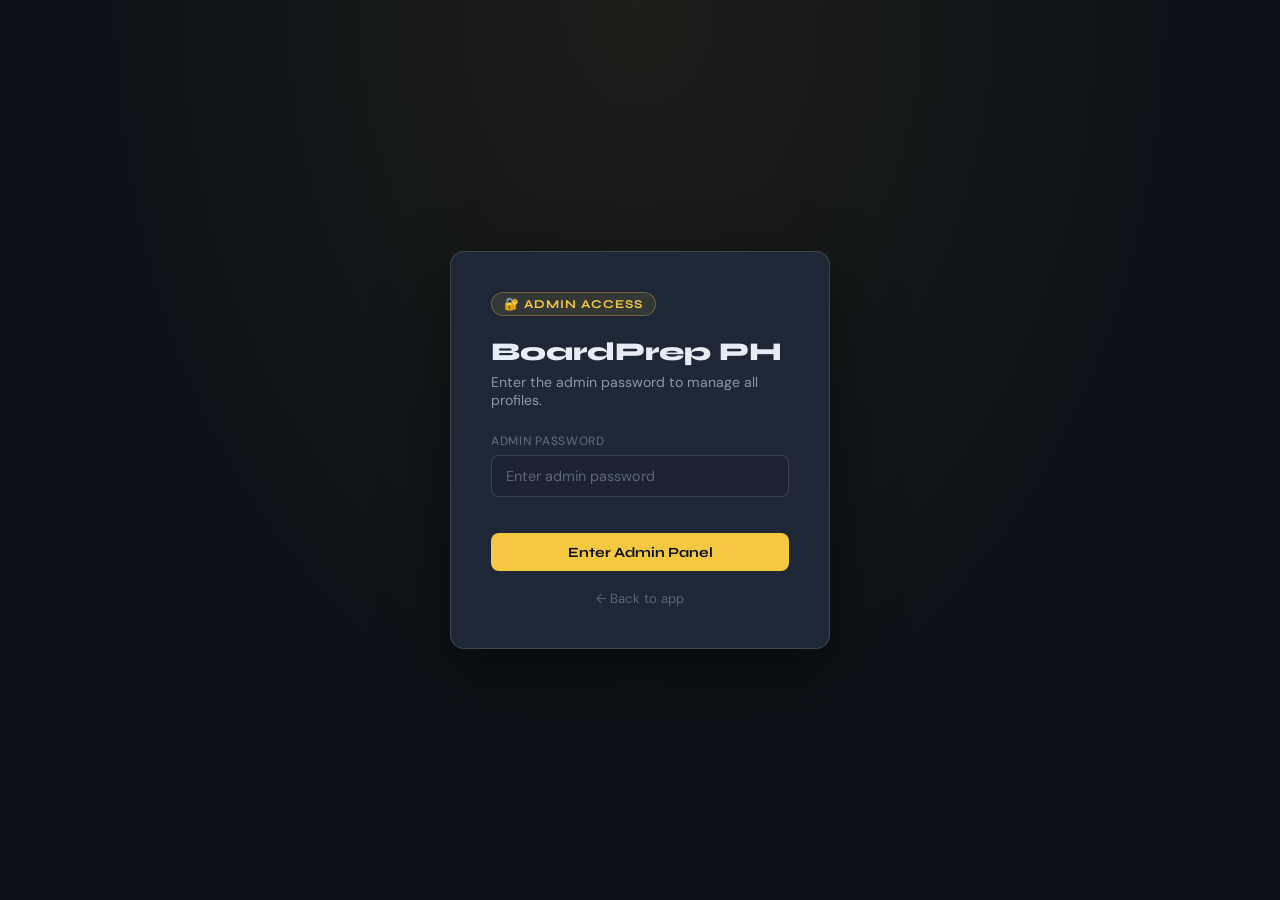
<file: static/admin.html>
<!DOCTYPE html>
  <html lang="en">
  <head>
  <meta charset="UTF-8"/>
  <meta name="viewport" content="width=device-width, initial-scale=1.0"/>
  <title>BoardPrep PH — Admin</title>
  <link href="https://fonts.googleapis.com/css2?family=Syne:wght@400;600;700;800&family=DM+Sans:wght@300;400;500&display=swap" rel="stylesheet"/>
  <style>
    :root {
      --bg: #0d1117; --bg2: #161b22; --bg3: #1c2330;
      --surface: #1e2736; --surface2: #242f42;
      --border: rgba(255,255,255,0.08); --border2: rgba(255,255,255,0.14);
      --text: #e8edf5; --text2: #8b97a8; --text3: #5a6678;
      --gold: #f5c842; --gold2: #e8b830;
      --green: #3ecf8e; --red: #f56565;
      --radius: 14px; --radius-sm: 8px;
      --shadow: 0 8px 32px rgba(0,0,0,0.4);
    }
    *, *::before, *::after { box-sizing: border-box; margin: 0; padding: 0; }
    body { font-family: 'DM Sans', sans-serif; background: var(--bg); color: var(--text); min-height: 100vh; }
    ::-webkit-scrollbar { width: 6px; }
    ::-webkit-scrollbar-thumb { background: var(--border2); border-radius: 99px; }

    /* ── Login Screen ── */
    .login-wrap {
      min-height: 100vh; display: flex; align-items: center;
      justify-content: center; padding: 2rem;
      background: radial-gradient(ellipse at 50% 0%, rgba(245,200,66,0.07) 0%, transparent 60%), var(--bg);
    }
    .login-card {
      background: var(--surface); border: 1px solid var(--border2);
      border-radius: var(--radius); padding: 2.5rem;
      width: 100%; max-width: 380px;
      box-shadow: 0 24px 64px rgba(0,0,0,0.5);
      animation: fadeUp 0.3s ease;
    }
    @keyframes fadeUp { from { opacity:0; transform:translateY(16px); } to { opacity:1; transform:translateY(0); } }
    .login-badge {
      display: inline-flex; align-items: center; gap: 6px;
      background: rgba(245,200,66,0.1); border: 1px solid rgba(245,200,66,0.3);
      border-radius: 99px; padding: 4px 12px;
      font-size: 0.75rem; font-weight: 700; color: var(--gold);
      font-family: 'Syne', sans-serif; letter-spacing: 1px;
      text-transform: uppercase; margin-bottom: 1.25rem;
    }
    .login-card h1 { font-family: 'Syne', sans-serif; font-size: 1.6rem; font-weight: 800; margin-bottom: 6px; }
    .login-card p { color: var(--text2); font-size: 0.88rem; margin-bottom: 1.5rem; }
    label { display: block; font-size: 0.75rem; font-weight: 500; color: var(--text3); text-transform: uppercase; letter-spacing: 0.7px; margin-bottom: 6px; }
    input[type=password] {
      width: 100%; background: var(--bg3); border: 1px solid var(--border2);
      border-radius: var(--radius-sm); padding: 0.7rem 0.9rem;
      color: var(--text); font-family: 'DM Sans', sans-serif; font-size: 0.9rem;
      outline: none; transition: border-color 0.2s; margin-bottom: 10px;
    }
    input[type=password]:focus { border-color: var(--gold); }
    input::placeholder { color: var(--text3); }
    .error-msg { font-size: 0.82rem; color: var(--red); min-height: 18px; margin-bottom: 8px; }

    /* ── Buttons ── */
    .btn { border: none; border-radius: var(--radius-sm); cursor: pointer; font-family: 'Syne', sans-serif; font-weight: 700; transition: all 0.2s; }
    .btn-gold { background: var(--gold); color: #0d1117; padding: 0.65rem 1.25rem; font-size: 0.88rem; }
    .btn-gold:hover { background: var(--gold2); transform: translateY(-1px); }
    .btn-gold:disabled { opacity: 0.6; cursor: not-allowed; transform: none; }
    .btn-full { width: 100%; }
    .btn-danger-sm {
      background: rgba(245,101,101,0.12); color: var(--red);
      border: 1px solid rgba(245,101,101,0.25); border-radius: 6px;
      padding: 5px 12px; font-size: 0.8rem; cursor: pointer;
      font-family: 'DM Sans', sans-serif; font-weight: 500;
      transition: all 0.2s;
    }
    .btn-danger-sm:hover { background: rgba(245,101,101,0.22); border-color: var(--red); }
    .btn-ghost-sm {
      background: transparent; color: var(--text2);
      border: 1px solid var(--border2); border-radius: 6px;
      padding: 5px 12px; font-size: 0.8rem; cursor: pointer;
      font-family: 'DM Sans', sans-serif; transition: all 0.2s;
    }
    .btn-ghost-sm:hover { border-color: var(--text2); color: var(--text); }

    /* ── Admin Panel ── */
    #adminPanel { display: none; }
    .admin-header {
      background: rgba(13,17,23,0.92); backdrop-filter: blur(20px);
      border-bottom: 1px solid var(--border);
      position: sticky; top: 0; z-index: 100;
    }
    .admin-header-inner {
      max-width: 100%; padding: 0 2rem;
      height: 64px; display: flex; align-items: center; justify-content: space-between;
    }
    .admin-logo { font-family: 'Syne', sans-serif; font-size: 1.1rem; font-weight: 800; display: flex; align-items: center; gap: 10px; }
    .admin-logo span { color: var(--gold); }
    .admin-tag {
      background: rgba(245,200,66,0.1); border: 1px solid rgba(245,200,66,0.3);
      border-radius: 99px; padding: 2px 10px;
      font-size: 0.68rem; font-weight: 700; color: var(--gold);
      letter-spacing: 1px; text-transform: uppercase;
    }
    .logout-btn {
      background: transparent; color: var(--text3); border: 1px solid var(--border2);
      border-radius: var(--radius-sm); padding: 0.45rem 0.9rem;
      font-size: 0.82rem; cursor: pointer; transition: all 0.2s;
    }
    .logout-btn:hover { color: var(--text); border-color: var(--text2); }

    .admin-main { max-width: 100%; padding: 2rem; }

    /* Stats row */
    .stats-row { display: grid; grid-template-columns: repeat(auto-fill, minmax(180px, 1fr)); gap: 1rem; margin-bottom: 2rem; }
    .stat-card { background: var(--surface); border: 1px solid var(--border); border-radius: var(--radius); padding: 1.25rem; }
    .stat-label { font-size: 0.75rem; color: var(--text3); text-transform: uppercase; letter-spacing: 0.7px; font-weight: 600; margin-bottom: 6px; }
    .stat-value { font-family: 'Syne', sans-serif; font-size: 2rem; font-weight: 800; color: var(--gold); }

    /* Users table */
    .section-title {
      font-family: 'Syne', sans-serif; font-size: 1rem; font-weight: 700;
      margin-bottom: 1rem; display: flex; align-items: center; gap: 10px;
    }
    .user-count-badge {
      background: var(--surface2); border-radius: 99px;
      padding: 2px 10px; font-size: 0.75rem; color: var(--text2); font-family: 'DM Sans', sans-serif;
    }

    .users-table { width: 100%; border-collapse: collapse; min-width: 1200px; }
    .users-table th {
      text-align: left; font-size: 0.72rem; font-weight: 600;
      color: var(--text3); text-transform: uppercase; letter-spacing: 0.7px;
      padding: 0.6rem 1rem; border-bottom: 1px solid var(--border);
    }
    .users-table td { padding: 0.85rem 1rem; border-bottom: 1px solid var(--border); vertical-align: middle; font-size: 0.88rem; }
    .users-table tr:hover td { background: var(--surface2); }
    .users-table tr:last-child td { border-bottom: none; }

    .user-avatar-cell { display: flex; align-items: center; gap: 10px; }
    .user-avatar-sm {
      width: 36px; height: 36px; border-radius: 50%;
      background: var(--surface2); overflow: hidden; flex-shrink: 0;
      display: flex; align-items: center; justify-content: center;
      font-size: 0.9rem; border: 1px solid var(--border2);
    }
    .user-avatar-sm img { width: 100%; height: 100%; object-fit: cover; }
    .user-display-name { font-weight: 500; max-width: 220px; white-space: nowrap; overflow: hidden; text-overflow: ellipsis; }
    .user-username { font-size: 0.78rem; color: var(--text3); }

    /* ── Action dropdown ── */
    .action-menu-wrap { position: relative; display: inline-block; }
    .action-menu-btn { background: var(--surface2); border: 1px solid var(--border2); color: var(--text); border-radius: 8px; padding: 5px 14px; cursor: pointer; font-size: 0.82rem; font-family: 'DM Sans', sans-serif; white-space: nowrap; transition: border-color 0.15s; }
    .action-menu-btn:hover { border-color: var(--text2); }
    .action-dropdown { position: fixed; background: var(--surface); border: 1px solid var(--border2); border-radius: 10px; padding: 5px; z-index: 999; min-width: 190px; box-shadow: 0 8px 24px rgba(0,0,0,0.5); display: none; }
    .action-dropdown.open { display: block; }
    .action-dd-item { display: block; width: 100%; text-align: left; padding: 8px 12px; border-radius: 6px; border: none; background: transparent; color: var(--text2); cursor: pointer; font-size: 0.83rem; font-family: 'DM Sans', sans-serif; transition: all 0.12s; }
    .action-dd-item:hover { background: var(--surface2); color: var(--text); }
    .action-dd-divider { height: 1px; background: var(--border); margin: 4px 0; }
    .action-dd-danger { color: var(--red) !important; }

    .progress-inline { display: flex; align-items: center; gap: 8px; }
    .bar-mini-wrap { width: 70px; height: 5px; background: var(--bg3); border-radius: 99px; overflow: hidden; }
    .bar-mini-fill { height: 100%; background: var(--gold); border-radius: 99px; }
    .pct-mini { font-family: 'Syne', sans-serif; font-size: 0.75rem; font-weight: 700; color: var(--gold); min-width: 32px; }

    .table-wrap { background: var(--surface); border: 1px solid var(--border); border-radius: var(--radius); overflow-x: auto; }

    /* Confirm overlay */
    .confirm-overlay {
      position: fixed; inset: 0; background: rgba(0,0,0,0.7);
      display: none; align-items: center; justify-content: center;
      z-index: 200; backdrop-filter: blur(4px);
    }
    .confirm-overlay.open { display: flex; }
    .confirm-box {
      background: var(--surface); border: 1px solid var(--border2);
      border-radius: var(--radius); padding: 2rem; max-width: 380px; width: 100%;
      box-shadow: var(--shadow); animation: fadeUp 0.2s ease;
    }
    .confirm-box h3 { font-family: 'Syne', sans-serif; font-weight: 700; margin-bottom: 8px; }
    .confirm-box p { color: var(--text2); font-size: 0.88rem; margin-bottom: 1.5rem; line-height: 1.5; }
    .confirm-actions { display: flex; gap: 8px; justify-content: flex-end; }

    /* Toast */
    .toast { position: fixed; bottom: 2rem; left: 50%; transform: translateX(-50%) translateY(20px); background: var(--surface); border: 1px solid var(--border2); border-radius: var(--radius-sm); padding: 0.65rem 1.25rem; font-size: 0.85rem; box-shadow: var(--shadow); z-index: 400; opacity: 0; transition: all 0.3s; pointer-events: none; white-space: nowrap; }
    .toast.show { opacity: 1; transform: translateX(-50%) translateY(0); }

    .empty-users { text-align: center; padding: 3rem; color: var(--text3); }

    /* ── Analytics sections ── */
    .analytics-grid { display: grid; grid-template-columns: 1fr 1fr; gap: 1rem; margin-bottom: 2rem; }
    .analytics-card {
      background: var(--surface); border: 1px solid var(--border);
      border-radius: var(--radius); padding: 1.25rem;
    }
    .analytics-card-title {
      font-family: 'Syne', sans-serif; font-size: 0.78rem; font-weight: 700;
      color: var(--text3); text-transform: uppercase; letter-spacing: 0.7px;
      margin-bottom: 1rem;
    }

    /* Funnel */
    .funnel-row {
      display: flex; align-items: center; justify-content: space-between;
      padding: 0.6rem 0; border-bottom: 1px solid var(--border);
    }
    .funnel-row:last-child { border-bottom: none; }
    .funnel-label { font-size: 0.85rem; color: var(--text2); }
    .funnel-count {
      font-family: 'Syne', sans-serif; font-weight: 700; font-size: 1rem;
    }
    .funnel-count.warn { color: #f97316; }
    .funnel-count.ok   { color: var(--green); }

    /* Growth table */
    .growth-row {
      display: flex; align-items: center; justify-content: space-between;
      padding: 0.5rem 0; border-bottom: 1px solid var(--border);
    }
    .growth-row:last-child { border-bottom: none; }
    .growth-date { font-size: 0.83rem; color: var(--text2); }
    .growth-bar-wrap { flex: 1; margin: 0 12px; height: 5px; background: var(--bg3); border-radius: 99px; overflow: hidden; }
    .growth-bar-fill { height: 100%; background: var(--gold); border-radius: 99px; transition: width 0.4s; }
    .growth-num { font-family: 'Syne', sans-serif; font-weight: 700; font-size: 0.85rem; color: var(--gold); min-width: 24px; text-align: right; }
    .growth-empty { color: var(--text3); font-size: 0.85rem; padding: 0.75rem 0; }

    /* Paused badge */
    .paused-badge {
      display: inline-flex; align-items: center; gap: 4px;
      background: rgba(245,101,101,0.12);
      border: 1px solid rgba(245,101,101,0.3);
      color: var(--red); border-radius: 99px;
      padding: 2px 8px; font-size: 0.72rem; font-weight: 600;
    }
    .btn-pause {
      background: rgba(249,115,22,0.12); color: #f97316;
      border: 1px solid rgba(249,115,22,0.3); border-radius: 6px;
      padding: 5px 10px; font-size: 0.8rem; cursor: pointer;
      font-family: 'DM Sans', sans-serif; font-weight: 500;
      transition: all 0.2s; white-space: nowrap;
    }
    .btn-pause:hover { background: rgba(249,115,22,0.22); border-color: #f97316; }
    .btn-unpause {
      background: rgba(62,207,142,0.12); color: var(--green);
      border: 1px solid rgba(62,207,142,0.3); border-radius: 6px;
      padding: 5px 10px; font-size: 0.8rem; cursor: pointer;
      font-family: 'DM Sans', sans-serif; font-weight: 500;
      transition: all 0.2s; white-space: nowrap;
    }
    .btn-unpause:hover { background: rgba(62,207,142,0.22); border-color: var(--green); }
    /* Pro/Free badges */
    .pro-badge-admin {
      display: inline-block; font-size: 0.65rem; font-weight: 700;
      background: rgba(245,200,66,0.15); color: var(--gold);
      border: 1px solid rgba(245,200,66,0.3);
      border-radius: 99px; padding: 1px 7px; margin-left: 5px;
    }
    .basic-badge-admin {
      display: inline-block; font-size: 0.65rem; font-weight: 700;
      background: rgba(150,150,150,0.1); color: var(--text3);
      border: 1px solid var(--border); border-radius: 99px; padding: 1px 7px; margin-left: 5px;
    }
    /* Set Pro / Set Basic buttons */
    .btn-grant-pro {
      padding: 5px 10px; font-size: 0.75rem; font-weight: 600; cursor: pointer;
      border-radius: 6px; transition: all 0.15s;
      background: rgba(245,200,66,0.1); color: var(--gold);
      border: 1px solid rgba(245,200,66,0.35);
    }
    .btn-grant-pro:hover { background: rgba(245,200,66,0.22); border-color: var(--gold); }
    .btn-set-basic {
      padding: 5px 10px; font-size: 0.75rem; font-weight: 600; cursor: pointer;
      border-radius: 6px; transition: all 0.15s;
      background: rgba(150,150,150,0.08); color: var(--text2);
      border: 1px solid var(--border);
    }
    .btn-set-basic:hover { background: rgba(150,150,150,0.15); border-color: var(--text3); }
    /* Plan buttons */
    /* ── Toolbar ── */
    .table-toolbar {
      display: flex; align-items: center; gap: 10px; flex-wrap: wrap;
      margin-bottom: 14px;
    }
    .toolbar-search-wrap {
      flex: 1; min-width: 200px;
      display: flex; align-items: center; gap: 8px;
      background: var(--bg3); border: 1px solid var(--border2);
      border-radius: var(--radius-sm); padding: 0.55rem 0.85rem;
    }
    .toolbar-search-icon { font-size: 0.85rem; color: var(--text3); flex-shrink: 0; }
    .toolbar-search {
      flex: 1; background: transparent; border: none; outline: none;
      color: var(--text); font-family: 'DM Sans', sans-serif; font-size: 0.88rem;
    }
    .toolbar-search::placeholder { color: var(--text3); }
    .toolbar-sort {
      background: var(--bg3); border: 1px solid var(--border2);
      border-radius: var(--radius-sm); padding: 0.5rem 0.75rem;
      color: var(--text2); font-family: 'DM Sans', sans-serif;
      font-size: 0.82rem; outline: none; cursor: pointer;
    }
    .toolbar-sort:focus { border-color: var(--gold); }

    .btn-plan-pro {
      padding: 4px 9px; font-size: 0.72rem; font-weight: 700; cursor: pointer;
      border-radius: 6px; transition: all 0.15s;
      background: rgba(245,200,66,0.12); color: var(--gold);
      border: 1px solid rgba(245,200,66,0.35);
    }
    .btn-plan-pro:hover { background: rgba(245,200,66,0.25); }
    .btn-plan-basic {
      padding: 4px 9px; font-size: 0.72rem; font-weight: 700; cursor: pointer;
      border-radius: 6px; transition: all 0.15s;
      background: rgba(62,207,142,0.1); color: var(--green);
      border: 1px solid rgba(62,207,142,0.3);
    }
    .btn-plan-basic:hover { background: rgba(62,207,142,0.2); }
    .btn-plan-revoke {
      padding: 4px 9px; font-size: 0.72rem; font-weight: 600; cursor: pointer;
      border-radius: 6px; transition: all 0.15s;
      background: rgba(150,150,150,0.08); color: var(--text2);
      border: 1px solid var(--border);
    }
    .btn-plan-revoke:hover { background: rgba(150,150,150,0.15); }
    .btn-plan-pro-bonus {
      padding: 4px 9px; font-size: 0.72rem; font-weight: 700; cursor: pointer;
      border-radius: 6px; transition: all 0.15s;
      background: rgba(62,207,142,0.12); color: var(--green);
      border: 1px solid rgba(62,207,142,0.35);
    }
    .btn-plan-pro-bonus:hover { background: rgba(62,207,142,0.22); }
    .btn-plan-trial {
      padding: 4px 9px; font-size: 0.72rem; font-weight: 700; cursor: pointer;
      border-radius: 6px; transition: all 0.15s;
      background: rgba(96,165,250,0.12); color: #60a5fa;
      border: 1px solid rgba(96,165,250,0.35);
    }
    .btn-plan-trial:hover { background: rgba(96,165,250,0.22); }
    /* Expiry badge */
    .expiry-badge-admin {
      display: inline-block; font-size: 0.62rem; font-weight: 600;
      background: rgba(249,115,22,0.1); color: #f97316;
      border: 1px solid rgba(249,115,22,0.3);
      border-radius: 99px; padding: 1px 7px; margin-left: 5px;
    }
    .row-paused td { opacity: 0.6; }
    .row-paused td .action-menu-wrap,
    .row-paused td .action-menu-wrap * { opacity: 1; }

    @media (max-width: 640px) {
      .admin-main { padding: 1rem; }
      .analytics-grid { grid-template-columns: 1fr; }
      .users-table th:nth-child(2), .users-table td:nth-child(2),
      .users-table th:nth-child(4), .users-table td:nth-child(4),
      .users-table th:nth-child(5), .users-table td:nth-child(5) { display: none; }
    }
  </style>
  </head>
  <body>

  <!-- ══ LOGIN ════════════════════════════════════════════════════════════════ -->
  <div id="loginScreen" class="login-wrap">
    <div class="login-card">
      <div class="login-badge">🔐 Admin Access</div>
      <h1>BoardPrep PH</h1>
      <p>Enter the admin password to manage all profiles.</p>
      <label>Admin Password</label>
      <input type="password" id="adminPwInput" placeholder="Enter admin password"
            onkeydown="if(event.key==='Enter') doAdminLogin()"/>
      <div class="error-msg" id="loginError"></div>
      <button class="btn btn-gold btn-full" id="loginBtn" onclick="doAdminLogin()">Enter Admin Panel</button>
      <div style="margin-top:1rem;text-align:center">
        <a href="/" style="font-size:0.82rem;color:var(--text3);text-decoration:none">← Back to app</a>
      </div>
    </div>
  </div>

  <!-- ══ ADMIN PANEL ══════════════════════════════════════════════════════════ -->
  <div id="adminPanel">

    <header class="admin-header">
      <div class="admin-header-inner">
        <div class="admin-logo">
          📚 BoardPrep <span>PH</span>
          <span class="admin-tag">Admin</span>
        </div>
        <div style="display:flex;align-items:center;gap:10px">
          <a href="/" style="font-size:0.82rem;color:var(--text3);text-decoration:none">View App</a>
          <button class="logout-btn" onclick="doAdminLogout()">Log Out</button>
        </div>
      </div>
    </header>

    <main class="admin-main">

      <!-- Stats -->
      <div class="stats-row" id="statsRow">
        <div class="stat-card">
          <div class="stat-label">Total Profiles</div>
          <div class="stat-value" id="statUsers">—</div>
        </div>
        <div class="stat-card">
          <div class="stat-label">Total Subjects</div>
          <div class="stat-value" id="statSubjects">—</div>
        </div>
        <div class="stat-card">
          <div class="stat-label">Avg. Progress</div>
          <div class="stat-value" id="statAvgProgress">—</div>
        </div>
        <div class="stat-card">
          <div class="stat-label">Active Users</div>
          <div class="stat-value" id="statActiveUsers">—</div>
        </div>
        <div class="stat-card">
          <div class="stat-label">Total Topics</div>
          <div class="stat-value" id="statTopics">—</div>
        </div>
        <div class="stat-card">
          <div class="stat-label">Total Notes</div>
          <div class="stat-value" id="statNotes">—</div>
        </div>
      </div>

      <!-- Analytics: Funnel + Growth side by side -->
      <div class="analytics-grid">

        <!-- Drop-off Funnel -->
        <div class="analytics-card">
          <div class="analytics-card-title">📉 User Funnel / Drop-off</div>
          <div id="funnelSection">
            <div class="funnel-row">
              <span class="funnel-label">Loading…</span>
            </div>
          </div>
        </div>

        <!-- New Users Last 7 Days -->
        <div class="analytics-card">
          <div class="analytics-card-title">📈 New Users — Last 7 Days</div>
          <div id="growthSection">
            <div class="funnel-row">
              <span class="funnel-label">Loading…</span>
            </div>
          </div>
        </div>

      </div>

      <!-- Users table -->
      <div class="section-title">
        All Profiles
        <span class="user-count-badge" id="userCountBadge">0 users</span>
      </div>

      <!-- Search + Filter + Sort bar -->
      <div class="table-toolbar">
        <div class="toolbar-search-wrap">
          <span class="toolbar-search-icon">🔍</span>
          <input type="text" id="userSearchInput" class="toolbar-search"
                placeholder="Search by name, username, or email…"
                oninput="filterAndRenderUsers()"/>
        </div>
        <select class="toolbar-sort" id="filterSelect" onchange="setFilter(this.value)">
          <optgroup label="— Plan —">
            <option value="all">All Users</option>
            <option value="pro">⭐ Pro</option>
            <option value="basic">📦 Basic</option>
            <option value="trial">🎉 Trial</option>
            <option value="paused">⏸ Paused</option>
          </optgroup>
          <optgroup label="— Learner Type —">
            <option value="type_board_exam">🎓 Board Exam</option>
            <option value="type_ece">📡 ECE</option>
            <option value="type_student">📚 Student</option>
            <option value="type_college">🏫 College Entrance</option>
            <option value="type_scholarship">🏆 Scholarship</option>
          </optgroup>
        </select>
        <select class="toolbar-sort" onchange="setSortAndRender(this.value)">
          <option value="newest">Newest first</option>
          <option value="oldest">Oldest first</option>
          <option value="name">Name A–Z</option>
          <option value="progress">Progress ↓</option>
          <option value="subjects">Subjects ↓</option>
          <option value="expiry">Expiry soonest</option>
        </select>
      </div>

      <div class="table-wrap">
        <table class="users-table">
          <thead>
            <tr>
              <th>User</th>
              <th>Email</th>
              <th>Learner</th>
              <th>Subjects</th>
              <th>Progress</th>
              <th>Joined</th>
              <th>Last Payment</th>
              <th>Actions</th>
            </tr>
          </thead>
          <tbody id="usersTableBody">
            <tr><td colspan="5" class="empty-users">Loading…</td></tr>
          </tbody>
        </table>
      </div>

    </main>
  </div>

  <!-- ══ CONFIRM DELETE — Step 1: Confirm ═══════════════════════════════════ -->
  <div class="confirm-overlay" id="confirmOverlay">
    <div class="confirm-box">
      <h3>🗑️ Delete Profile</h3>
      <p id="confirmText">Are you sure you want to delete this profile?</p>
      <div class="confirm-actions">
        <button class="btn-ghost-sm" onclick="closeConfirm()">Cancel</button>
        <button class="btn-danger-sm" id="confirmDeleteBtn">Yes, Send OTP</button>
      </div>
    </div>
  </div>

  <!-- ══ OTP VERIFY — Step 2: Enter OTP ═════════════════════════════════════ -->
  <div class="confirm-overlay" id="otpOverlay">
    <div class="confirm-box">
      <h3>🔐 Verify Deletion</h3>
      <p style="font-size:0.85rem;color:var(--text2);margin-bottom:1rem">
        An OTP was sent to <strong style="color:var(--text)">markjosephpbulan@gmail.com</strong>.<br/>
        Enter it below to confirm deletion.
      </p>
      <input type="text" id="otpInput" maxlength="6" inputmode="numeric"
            placeholder="Enter 6-digit OTP"
            style="width:100%;background:var(--bg3);border:1px solid var(--border2);border-radius:var(--radius-sm);padding:0.7rem 0.9rem;color:var(--text);font-size:1.2rem;letter-spacing:0.3rem;text-align:center;outline:none;margin-bottom:8px;font-family:'DM Sans',sans-serif"
            oninput="this.value=this.value.replace(/\D/g,'')"
            onkeydown="if(event.key==='Enter') verifyOtpAndDelete()"/>
      <div class="error-msg" id="otpError"></div>
      <div class="confirm-actions">
        <button class="btn-ghost-sm" onclick="closeOtp()">Cancel</button>
        <button class="btn-danger-sm" id="otpVerifyBtn" onclick="verifyOtpAndDelete()">🗑️ Delete Now</button>
      </div>
    </div>
  </div>

  <div class="toast" id="toast"></div>

  <script>
  let pendingDeleteId = null;
  let pendingDeleteName = null;
  let adminPassword = '';
  let allUsers = [];          // full user list cached
  let allPayments = {};       // user_id → {last_paid_at, last_plan} from payments table
  let currentFilter = 'all';
  let currentSort = 'newest';

  // Helper — every admin API call includes the password as a header
  function adminFetch(url, options = {}) {
    const headers = { ...(options.headers || {}), 'X-Admin-Password': adminPassword };
    return fetch(url, { ...options, headers });
  }

  // ── Boot ────────────────────────────────────────────────────────────────────
  async function boot() {
    // Can't auto-restore password from memory on page load — always show login
    // (This is intentional: admin must re-enter password each visit for security)
  }

  // ── Login ────────────────────────────────────────────────────────────────────
  async function doAdminLogin() {
    const pw    = document.getElementById('adminPwInput').value;
    const errEl = document.getElementById('loginError');
    const btn   = document.getElementById('loginBtn');
    errEl.textContent = '';
    if (!pw) { errEl.textContent = 'Please enter the admin password.'; return; }

    btn.textContent = 'Checking…'; btn.disabled = true;
    try {
      const r = await fetch('/api/admin/login', {
        method: 'POST', headers: {'Content-Type':'application/json'},
        body: JSON.stringify({ password: pw })
      });
      const d = await r.json();
      if (!r.ok) { errEl.textContent = d.error; return; }
      adminPassword = pw;  // store in memory — sent with every request
      showPanel();
      loadUsers();
    } catch(e) {
      errEl.textContent = 'Connection error. Please try again.';
    } finally {
      btn.textContent = 'Enter Admin Panel'; btn.disabled = false;
    }
  }

  async function doAdminLogout() {
    await adminFetch('/api/admin/logout', { method: 'POST' });
    adminPassword = '';  // clear from memory
    document.getElementById('adminPanel').style.display = 'none';
    document.getElementById('loginScreen').style.display = 'flex';
    document.getElementById('adminPwInput').value = '';
  }

  function showPanel() {
    document.getElementById('loginScreen').style.display = 'none';
    document.getElementById('adminPanel').style.display  = 'block';
  }

  // ── Load Users ───────────────────────────────────────────────────────────────
  async function loadUsers() {
    const tbody = document.getElementById('usersTableBody');
    if (tbody) tbody.innerHTML = '<tr><td colspan="7" class="empty-users">Loading…</td></tr>';
    try {
      const r = await adminFetch('/api/admin/users');
      if (!r.ok) { tbody.innerHTML = '<tr><td colspan="7" class="empty-users">Failed to load users.</td></tr>'; return; }
      allUsers = await r.json();

      // Update stat cards
      document.getElementById('statUsers').textContent    = allUsers.length;
      document.getElementById('statSubjects').textContent = allUsers.reduce((a, u) => a + u.subject_count, 0);
      const avgPct = allUsers.length === 0 ? 0 : Math.round(allUsers.reduce((a, u) => a + u.progress_pct, 0) / allUsers.length);
      document.getElementById('statAvgProgress').textContent = avgPct + '%';

      // Load last payments in parallel
      try {
        const pr = await adminFetch('/api/admin/payments');
        if (pr.ok) allPayments = await pr.json();
      } catch(e) {}

      loadAnalytics();
      filterAndRenderUsers();
    } catch(e) {
      if (tbody) tbody.innerHTML = '<tr><td colspan="7" class="empty-users">Error loading users.</td></tr>';
    }
  }

  function renderUsersTable(users) {
    const tbody = document.getElementById('usersTableBody');
    if (!tbody) return;
    if (!users.length) { tbody.innerHTML = '<tr><td colspan="8" class="empty-users">No users found.</td></tr>'; return; }
    tbody.innerHTML = users.map(u => {
      const avatarHTML = u.avatar
        ? `<img src="${u.avatar}" alt="">`
        : `<span>${esc(u.display_name[0].toUpperCase())}</span>`;
      const pmData = allPayments[u.id];
      const lastPaidDisplay = pmData && pmData.last_paid_at
        ? `<div style="color:var(--green);font-size:0.8rem;font-weight:600">${formatDate(pmData.last_paid_at)}</div>
          <div style="color:var(--text3);font-size:0.72rem">${pmData.last_plan === 'pro_4mo' ? '⭐ Pro' : '📦 Basic'}</div>`
        : `<span style="color:var(--text3);font-size:0.8rem">—</span>`;
      return `
      <tr id="row-${u.id}" class="${u.is_paused ? 'row-paused' : ''}">
        <td>
          <div class="user-avatar-cell">
            <div class="user-avatar-sm">${avatarHTML}</div>
            <div>
              <div class="user-display-name">
                ${esc(u.display_name)}
                ${u.is_paused ? '<span class="paused-badge">⏸ Paused</span>' : ''}
                ${u.is_pro ? '<span class="pro-badge-admin">⭐ Pro</span>' : '<span class="basic-badge-admin">Basic</span>'}
                ${u.plan_expires ? '<span class="expiry-badge-admin" title="Plan expires">⏰ ' + formatDate(u.plan_expires) + '</span>' : ''}
              </div>
              <div class="user-username">@${esc(u.username)}</div>
            </div>
          </div>
        </td>
        <td>
          <div style="display:flex;align-items:center;gap:6px">
            <span style="color:var(--text2);font-size:0.8rem">${esc(u.email || '—')}</span>
            ${u.email ? `<button onclick="copyEmail('${esc(u.email)}')" title="Copy email"
              style="background:transparent;border:none;cursor:pointer;color:var(--text3);font-size:0.75rem;padding:2px 5px;border-radius:4px;transition:all 0.15s"
              onmouseover="this.style.color='var(--text)';this.style.background='var(--border)'"
              onmouseout="this.style.color='var(--text3)';this.style.background='transparent'">📋</button>` : ''}
          </div>
        </td>
        <td>${renderLearnerBadge(u)}</td>
        <td>${u.subject_count}</td>
        <td>
          <div class="progress-inline">
            <div class="bar-mini-wrap"><div class="bar-mini-fill" style="width:${u.progress_pct}%"></div></div>
            <span class="pct-mini">${u.progress_pct}%</span>
          </div>
        </td>
        <td style="color:var(--text3)">${formatDate(u.created_at)}</td>
        <td>${lastPaidDisplay}</td>
        <td>
          <div class="action-menu-wrap">
            <button class="action-menu-btn" onclick="toggleActionMenu('${u.id}', event)">⋯ Actions</button>
            <div class="action-dropdown" id="action-menu-${u.id}">
              <button class="action-dd-item" onclick="setPlan('${u.id}','${esc(u.display_name)}','pro_4mo');closeActionMenus()">⭐ Pro 4 months</button>
              <button class="action-dd-item" onclick="setPlan('${u.id}','${esc(u.display_name)}','basic_1yr');closeActionMenus()">📦 Basic 1yr</button>
              <button class="action-dd-item" onclick="setPlan('${u.id}','${esc(u.display_name)}','pro_bonus');closeActionMenus()">🎁 Pro Bonus (1mo)</button>
              <button class="action-dd-item" onclick="setPlan('${u.id}','${esc(u.display_name)}','trial');closeActionMenus()">🔄 Reset Trial</button>
              <button class="action-dd-item" onclick="setPlan('${u.id}','${esc(u.display_name)}','revoke');closeActionMenus()">🔒 Set Basic</button>
              <div class="action-dd-divider"></div>
              <button class="action-dd-item" id="pause-btn-${u.id}" onclick="togglePause('${u.id}','${esc(u.display_name)}',${u.is_paused});closeActionMenus()">${u.is_paused ? '▶ Unpause' : '⏸ Pause'}</button>
              <div class="action-dd-divider"></div>
              <button class="action-dd-item action-dd-danger" onclick="confirmDelete('${u.id}','${esc(u.display_name)}');closeActionMenus()">🗑️ Delete</button>
            </div>
          </div>
        </td>
      </tr>`;
    }).join('');
  }

  // ── Action dropdown ────────────────────────────────────────────────────────────
  function toggleActionMenu(userId, event) {
    event.stopPropagation();
    const menu = document.getElementById('action-menu-' + userId);
    const isOpen = menu.classList.contains('open');
    closeActionMenus();
    if (!isOpen) {
      const rect = event.currentTarget.getBoundingClientRect();
      const menuHeight = 280; // approx dropdown height
      const spaceBelow = window.innerHeight - rect.bottom;
      menu.style.right = (window.innerWidth - rect.right) + 'px';
      if (spaceBelow < menuHeight) {
        // flip upward
        menu.style.top = '';
        menu.style.bottom = (window.innerHeight - rect.top + 4) + 'px';
      } else {
        menu.style.bottom = '';
        menu.style.top = (rect.bottom + 4) + 'px';
      }
      menu.classList.add('open');
    }
  }
  function closeActionMenus() {
    document.querySelectorAll('.action-dropdown.open').forEach(m => m.classList.remove('open'));
  }
  document.addEventListener('click', closeActionMenus);

  // ── Search / Filter / Sort ────────────────────────────────────────────────────
  function setFilter(filter) {
    currentFilter = filter;
    filterAndRenderUsers();
  }

  function setSortAndRender(sort) {
    currentSort = sort;
    filterAndRenderUsers();
  }

  function filterAndRenderUsers() {
    const q = (document.getElementById('userSearchInput')?.value || '').toLowerCase().trim();

    let filtered = allUsers.filter(u => {
      // Search
      const matchSearch = !q ||
        u.display_name.toLowerCase().includes(q) ||
        u.username.toLowerCase().includes(q) ||
        (u.email || '').toLowerCase().includes(q);

      // Filter
      let matchFilter = true;
      if (currentFilter === 'pro')               matchFilter = u.is_pro && !u.is_paused && u.plan !== 'trial' && u.plan !== 'basic_pro_bonus';
      if (currentFilter === 'basic')             matchFilter = (!u.is_pro || u.plan === 'basic_pro_bonus') && !u.is_paused && u.plan !== 'expired';
      if (currentFilter === 'trial')             matchFilter = u.plan === 'trial' && !u.is_paused;
      if (currentFilter === 'paused')            matchFilter = u.is_paused;
      if (currentFilter === 'type_board_exam')   matchFilter = u.user_type === 'board_exam';
      if (currentFilter === 'type_ece')          matchFilter = (u.profession || '').toLowerCase() === 'ece';
      if (currentFilter === 'type_student')      matchFilter = u.user_type === 'student';
      if (currentFilter === 'type_college')      matchFilter = u.user_type === 'college_entrance';
      if (currentFilter === 'type_scholarship')  matchFilter = u.user_type === 'scholarship';

      return matchSearch && matchFilter;
    });

    // Sort
    filtered.sort((a, b) => {
      if (currentSort === 'newest')   return new Date(b.created_at) - new Date(a.created_at);
      if (currentSort === 'oldest')   return new Date(a.created_at) - new Date(b.created_at);
      if (currentSort === 'name')     return a.display_name.localeCompare(b.display_name);
      if (currentSort === 'progress') return b.progress_pct - a.progress_pct;
      if (currentSort === 'subjects') return b.subject_count - a.subject_count;
      if (currentSort === 'expiry') {
        const ae = a.plan_expires ? new Date(a.plan_expires) : new Date('9999');
        const be = b.plan_expires ? new Date(b.plan_expires) : new Date('9999');
        return ae - be;
      }
      return 0;
    });

    renderUsersTable(filtered);
    document.getElementById('userCountBadge').textContent =
      `${filtered.length} of ${allUsers.length} users`;
  }

  // ── Delete — Step 1: Confirm ──────────────────────────────────────────────────
  function confirmDelete(userId, displayName) {
    pendingDeleteId   = userId;
    pendingDeleteName = displayName;
    document.getElementById('confirmText').textContent =
      `Delete "${displayName}"? This permanently removes all their data. An OTP will be sent to your email to confirm.`;
    document.getElementById('confirmOverlay').classList.add('open');
    document.getElementById('confirmDeleteBtn').onclick = requestDeleteOtp;
  }

  function closeConfirm() {
    document.getElementById('confirmOverlay').classList.remove('open');
  }

  // ── Delete — Step 2: Request OTP ─────────────────────────────────────────────
  async function requestDeleteOtp() {
    closeConfirm();
    document.getElementById('otpInput').value = '';
    document.getElementById('otpError').textContent = '';
    document.getElementById('otpVerifyBtn').textContent = 'Sending OTP…';
    document.getElementById('otpVerifyBtn').disabled = true;
    document.getElementById('otpOverlay').classList.add('open');

    try {
      const r = await adminFetch('/api/admin/request-delete-otp', { method: 'POST' });
      const d = await r.json();
      if (!r.ok) {
        document.getElementById('otpError').textContent = d.error || 'Failed to send OTP.';
      } else {
        showToast('📧 OTP sent to your email!');
      }
    } catch(e) {
      document.getElementById('otpError').textContent = 'Connection error. Try again.';
    } finally {
      document.getElementById('otpVerifyBtn').textContent = '🗑️ Delete Now';
      document.getElementById('otpVerifyBtn').disabled = false;
      document.getElementById('otpInput').focus();
    }
  }

  function closeOtp() {
    document.getElementById('otpOverlay').classList.remove('open');
    pendingDeleteId   = null;
    pendingDeleteName = null;
  }

  // ── Delete — Step 3: Verify OTP and delete ────────────────────────────────────
  async function verifyOtpAndDelete() {
    const otp = document.getElementById('otpInput').value.trim();
    const errEl = document.getElementById('otpError');
    errEl.textContent = '';

    if (!otp || otp.length < 6) { errEl.textContent = 'Please enter the 6-digit OTP.'; return; }
    if (!pendingDeleteId) { closeOtp(); return; }

    const btn = document.getElementById('otpVerifyBtn');
    btn.textContent = 'Verifying…'; btn.disabled = true;

    try {
      const r = await adminFetch(`/api/admin/users/${pendingDeleteId}`, {
        method: 'DELETE',
        headers: { 'Content-Type': 'application/json' },
        body: JSON.stringify({ otp })
      });
      const d = await r.json().catch(() => ({}));
      if (!r.ok) {
        errEl.textContent = d.error || 'Incorrect OTP. Try again.';
        btn.textContent = '🗑️ Delete Now'; btn.disabled = false;
        return;
      }
      const id = pendingDeleteId;
      closeOtp();
      document.getElementById(`row-${id}`)?.remove();
      allUsers = allUsers.filter(u => u.id !== id);
      filterAndRenderUsers();
      showToast('✅ Profile deleted successfully.');
    } catch(e) {
      errEl.textContent = 'Connection error: ' + e.message;
      btn.textContent = '🗑️ Delete Now'; btn.disabled = false;
    }
  }

  // ── Helpers ────────────────────────────────────────────────────────────────────
  function copyEmail(email) {
    navigator.clipboard.writeText(email).then(() => {
      showToast('📋 Email copied: ' + email);
    }).catch(() => {
      // Fallback for older browsers
      const el = document.createElement('textarea');
      el.value = email;
      document.body.appendChild(el);
      el.select();
      document.execCommand('copy');
      document.body.removeChild(el);
      showToast('📋 Email copied: ' + email);
    });
  }

  function esc(str) {
    if (!str) return '';
    return String(str).replace(/&/g,'&amp;').replace(/</g,'&lt;').replace(/>/g,'&gt;').replace(/"/g,'&quot;');
  }

  function renderLearnerBadge(u) {
    const typeMap = {
      board_exam: { icon: '🎓', label: 'Board Exam' },
      student: { icon: '📚', label: 'Student' },
      college_entrance: { icon: '🏫', label: 'College Entrance' },
      scholarship: { icon: '🏆', label: 'Scholarship' },
    };
    const t = typeMap[u.user_type] || typeMap['board_exam'];
    const profLabels = { cee: 'CEE (UPCAT/ACET/DCAT)' };
    const profDisplay = profLabels[(u.profession||'').toLowerCase()] || (u.profession||'').toUpperCase();
    const profLabel = u.profession ? `<div style="color:var(--gold);font-size:0.72rem;font-weight:700;margin-top:2px">${esc(profDisplay)}</div>` : '';
    return `<div style="font-size:0.78rem;color:var(--text2);white-space:nowrap">${t.icon} ${t.label}</div>${profLabel}`;
  }

  function formatDate(iso) {
    if (!iso) return '—';
    return new Date(iso).toLocaleDateString('en-PH', { year:'numeric', month:'short', day:'numeric' });
  }

  function showToast(msg) {
    const t = document.getElementById('toast');
    t.textContent = msg; t.classList.add('show');
    setTimeout(() => t.classList.remove('show'), 2500);
  }

  // ── Set Plan ──────────────────────────────────────────────────────────────────
  const PLAN_LABELS = {
    'pro_4mo':   'Pro for 4 months (₱100)',
    'basic_1yr': 'Basic 1 year (₱70) + 1 month Pro bonus',
    'pro_bonus': '1 month Pro bonus',
    'trial':     'Trial reset for 7 days',
    'revoke':    'Basic plan (no expiry)',
  };

  async function setPlan(userId, displayName, plan) {
    const label = PLAN_LABELS[plan] || plan;
    if (!confirm(`Set "${displayName}" → ${label}?`)) return;
    try {
      const r = await fetch(`/api/admin/users/${userId}/set-plan`, {
        method: 'POST',
        headers: { 'Content-Type': 'application/json', 'X-Admin-Password': adminPassword },
        body: JSON.stringify({ plan })
      });
      const data = await r.json();
      if (!r.ok) { alert(data.error || 'Failed'); return; }
      // Update pro badge
      const row = document.getElementById(`row-${userId}`);
      if (row) {
        const badge = row.querySelector('.pro-badge-admin, .basic-badge-admin');
        if (badge) {
          badge.className   = data.is_pro ? 'pro-badge-admin' : 'basic-badge-admin';
          badge.textContent = data.is_pro ? '⭐ Pro' : 'Basic';
        }
        // Update or add expiry badge
        let exBadge = row.querySelector('.expiry-badge-admin');
        if (data.plan_expires) {
          const d = new Date(data.plan_expires).toLocaleDateString('en-PH', {year:'numeric',month:'short',day:'numeric'});
          if (exBadge) { exBadge.textContent = '⏰ ' + d; }
          else {
            const nameDiv = row.querySelector('.user-display-name');
            if (nameDiv) {
              const span = document.createElement('span');
              span.className = 'expiry-badge-admin';
              span.textContent = '⏰ ' + d;
              nameDiv.appendChild(span);
            }
          }
        } else if (exBadge) { exBadge.remove(); }
      }
      showToast(data.msg || '✅ Plan updated!');
    } catch(e) {
      alert('Connection error. Please try again.');
    }
  }

  // ── Pause / Unpause ──────────────────────────────────────────────────────────
  async function togglePause(userId, displayName, currentlyPaused) {
    const action = currentlyPaused ? 'unpause' : 'pause';
    const msg    = currentlyPaused
      ? `Unpause "${displayName}"? They will regain full access.`
      : `Pause "${displayName}"? They will be locked out until you unpause them.`;

    if (!confirm(msg)) return;

    const btn = document.getElementById(`pause-btn-${userId}`);
    if (btn) { btn.textContent = 'Updating…'; btn.disabled = true; }

    try {
      const r = await adminFetch(`/api/admin/users/${userId}/pause`, { method: 'POST' });
      const d = await r.json();
      if (!r.ok) { showToast(`❌ Error: ${d.error}`); return; }

      const isPaused = d.is_paused;
      const row = document.getElementById(`row-${userId}`);
      if (row) row.className = isPaused ? 'row-paused' : '';

      // Update pause button
      if (btn) {
        btn.textContent  = isPaused ? '▶ Unpause' : '⏸ Pause';
        btn.className    = isPaused ? 'btn-unpause' : 'btn-pause';
        btn.disabled     = false;
        btn.setAttribute('onclick', `togglePause('${userId}','${displayName}',${isPaused})`);
      }

      // Update paused badge in name cell
      const nameCell = row?.querySelector('.user-display-name');
      if (nameCell) {
        const existing = nameCell.querySelector('.paused-badge');
        if (isPaused && !existing) {
          nameCell.insertAdjacentHTML('beforeend', '<span class="paused-badge">⏸ Paused</span>');
        } else if (!isPaused && existing) {
          existing.remove();
        }
      }

      showToast(isPaused ? `⏸ ${displayName} has been paused.` : `▶ ${displayName} has been unpaused.`);
    } catch(e) {
      showToast('❌ Connection error. Please try again.');
      if (btn) { btn.textContent = currentlyPaused ? '▶ Unpause' : '⏸ Pause'; btn.disabled = false; }
    }
  }

  // ── Analytics ────────────────────────────────────────────────────────────────
  async function loadAnalytics() {
    try {
      const r = await adminFetch('/api/admin/analytics');
      if (!r.ok) return;
      const d = await r.json();

      // Fill new stat cards
      document.getElementById('statActiveUsers').textContent = d.active_users;
      document.getElementById('statTopics').textContent      = d.total_topics;
      document.getElementById('statNotes').textContent       = d.total_notes;

      // Funnel section
      const funnel = d.funnel;
      const totalU = d.total_users;
      document.getElementById('funnelSection').innerHTML = `
        <div class="funnel-row">
          <span class="funnel-label">✅ Signed up</span>
          <span class="funnel-count ok">${totalU}</span>
        </div>
        <div class="funnel-row">
          <span class="funnel-label">⚠️ No subjects added</span>
          <span class="funnel-count ${funnel.no_subjects > 0 ? 'warn' : 'ok'}">${funnel.no_subjects}</span>
        </div>
        <div class="funnel-row">
          <span class="funnel-label">⚠️ Has subjects, no sub-subjects</span>
          <span class="funnel-count ${funnel.no_subsections > 0 ? 'warn' : 'ok'}">${funnel.no_subsections}</span>
        </div>
        <div class="funnel-row">
          <span class="funnel-label">⚠️ Has sub-subjects, no topics</span>
          <span class="funnel-count ${funnel.no_topics > 0 ? 'warn' : 'ok'}">${funnel.no_topics}</span>
        </div>
        <div class="funnel-row" style="margin-top:4px">
          <span class="funnel-label" style="color:var(--text3);font-size:0.78rem">
            Drop-off rate: ${totalU === 0 ? 0 : Math.round((funnel.no_subjects / totalU) * 100)}% never added a subject
          </span>
        </div>`;

      // Growth section
      const growth = d.growth;
      if (!growth.length) {
        document.getElementById('growthSection').innerHTML =
          '<div class="growth-empty">No new users in the last 7 days.</div>';
        return;
      }
      const maxCount = Math.max(...growth.map(g => g.count));
      document.getElementById('growthSection').innerHTML = growth.map(g => {
        const pct  = maxCount === 0 ? 0 : Math.round((g.count / maxCount) * 100);
        const date = new Date(g.day + 'T00:00:00');
        const label = date.toLocaleDateString('en-PH', { month: 'short', day: 'numeric', weekday: 'short' });
        return `
          <div class="growth-row">
            <span class="growth-date">${label}</span>
            <div class="growth-bar-wrap"><div class="growth-bar-fill" style="width:${pct}%"></div></div>
            <span class="growth-num">+${g.count}</span>
          </div>`;
      }).join('');

    } catch(e) { /* silent — analytics are non-critical */ }
  }

  document.addEventListener('keydown', e => {
    if (e.key === 'Escape') closeConfirm();
  });

  boot();
  </script>
  </body>
  </html>
</file>
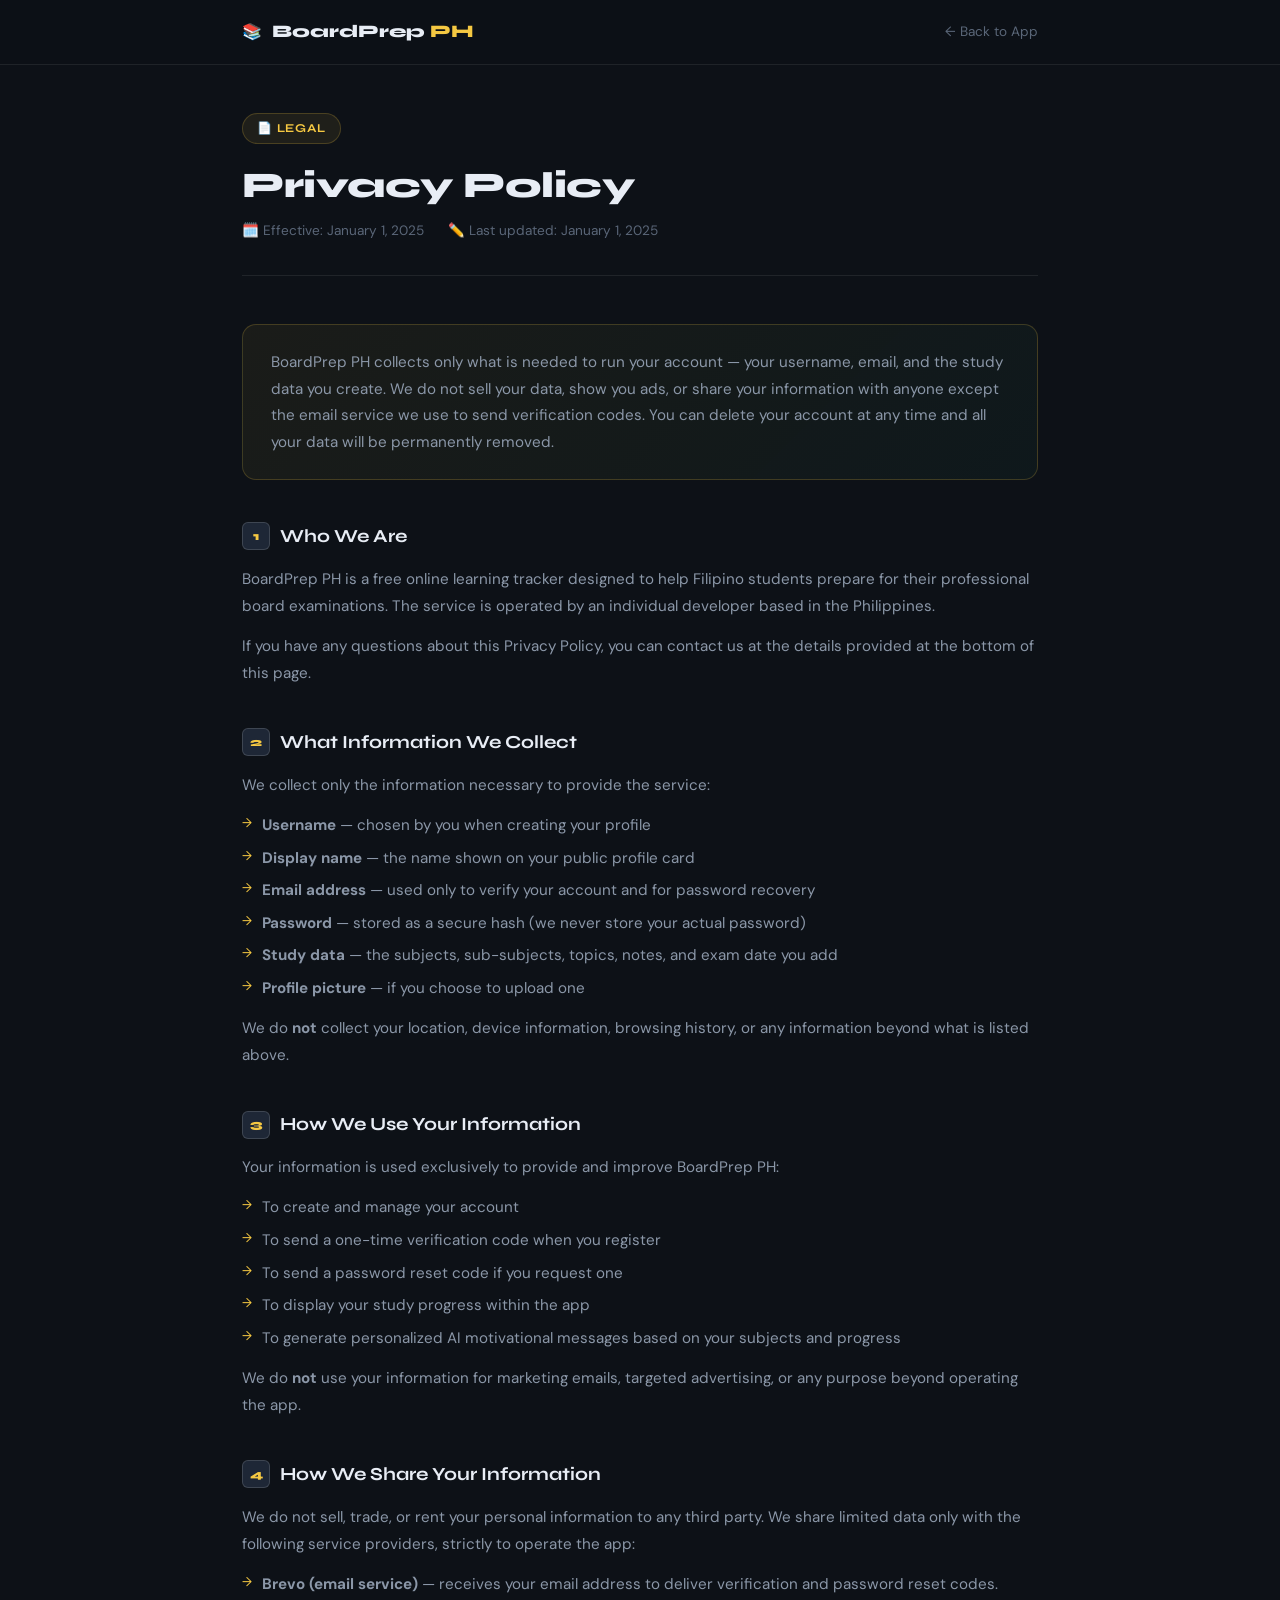
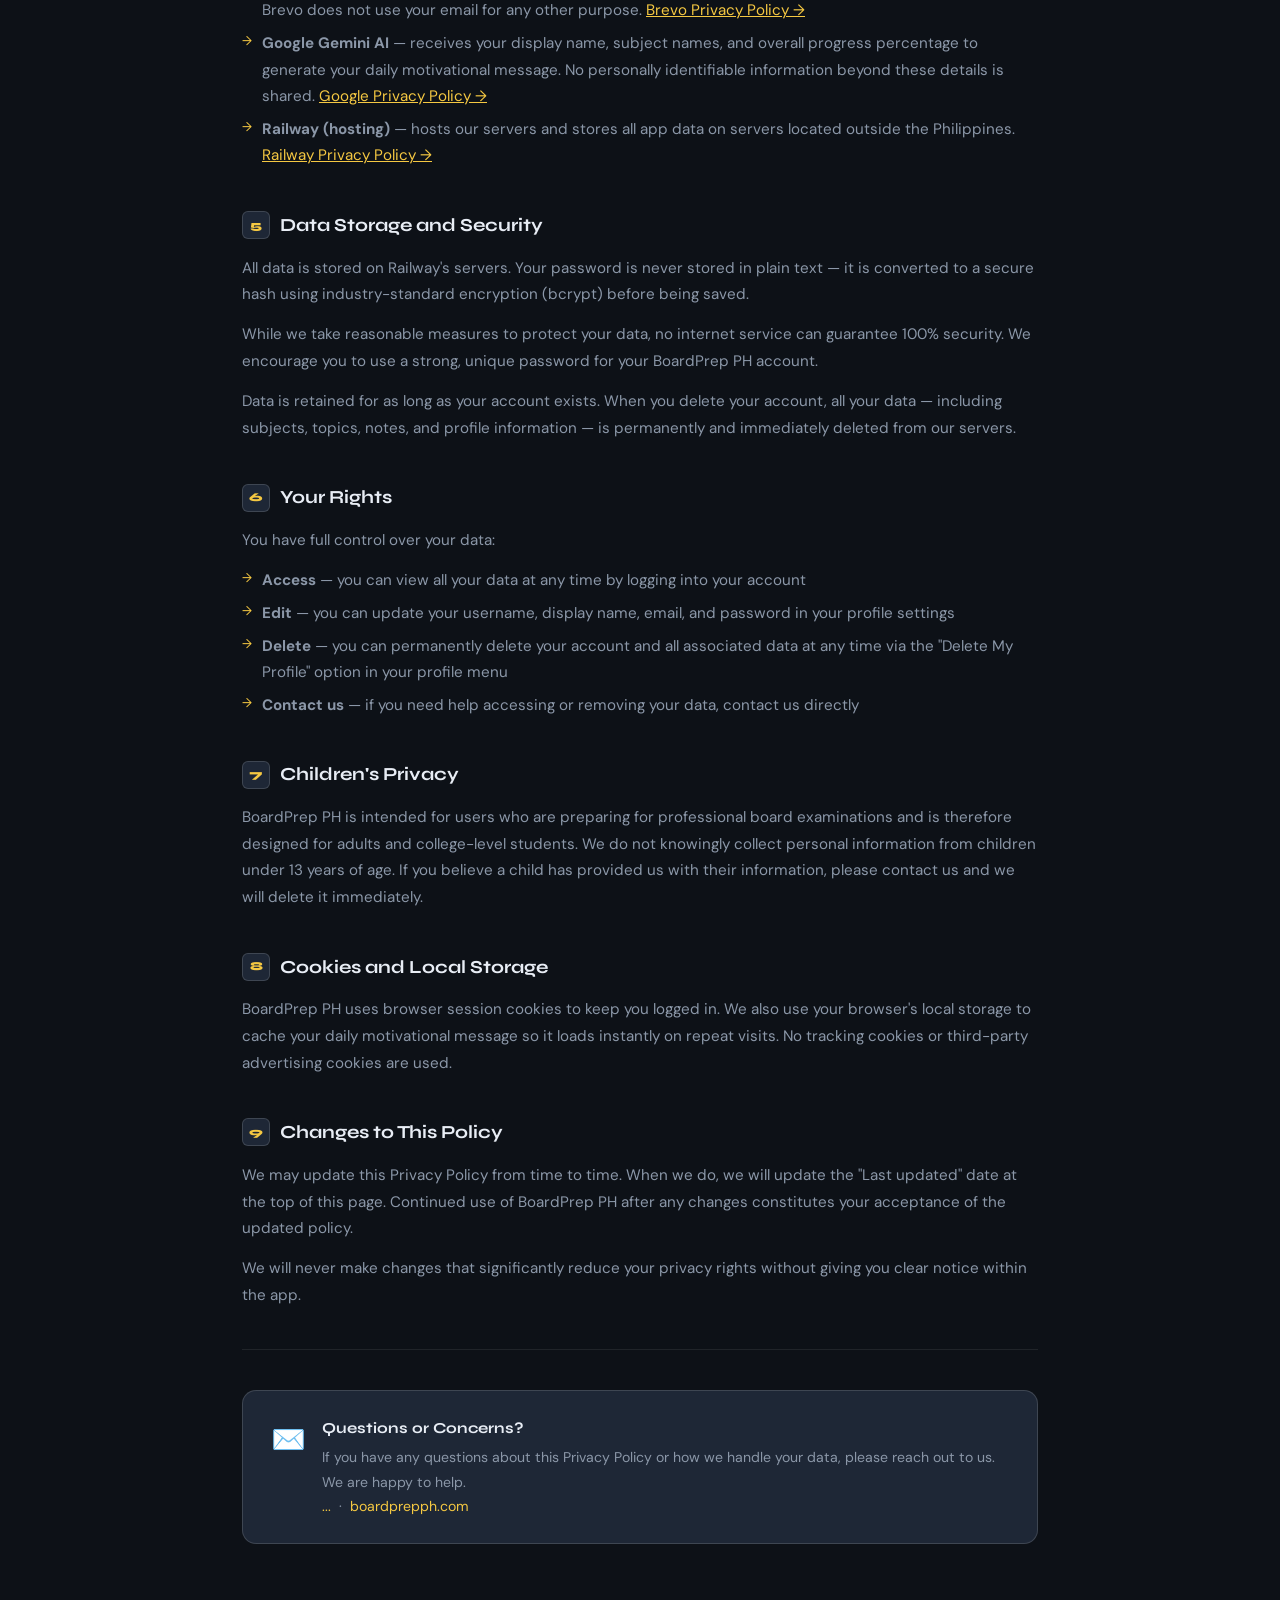
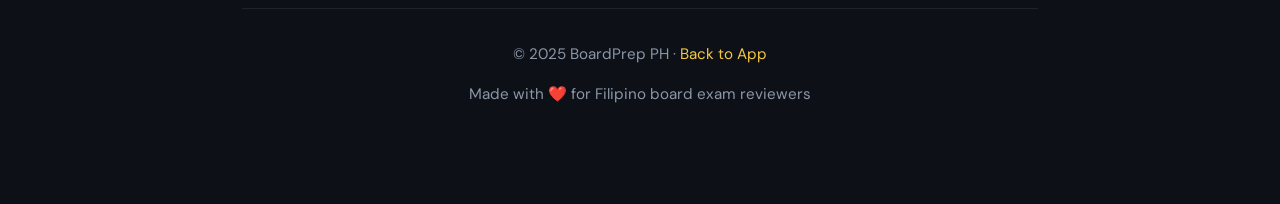
<file: static/privacy.html>
<!DOCTYPE html>
<html lang="en">
<head>
<meta charset="UTF-8"/>
<meta name="viewport" content="width=device-width, initial-scale=1.0"/>
<title>Privacy Policy — BoardPrep PH</title>
<link rel="icon" href="/static/favicon.svg" type="image/svg+xml"/>
<link href="https://fonts.googleapis.com/css2?family=Syne:wght@400;600;700;800&family=DM+Sans:wght@300;400;500&display=swap" rel="stylesheet"/>
<style>
  :root {
    --bg:       #0d1117;
    --bg2:      #161b22;
    --surface:  #1e2736;
    --border:   rgba(255,255,255,0.08);
    --border2:  rgba(255,255,255,0.14);
    --text:     #e8edf5;
    --text2:    #8b97a8;
    --text3:    #5a6678;
    --gold:     #f5c842;
    --green:    #3ecf8e;
    --radius:   14px;
  }

  *, *::before, *::after { box-sizing: border-box; margin: 0; padding: 0; }
  html { scroll-behavior: smooth; }

  body {
    font-family: 'DM Sans', sans-serif;
    background: var(--bg);
    color: var(--text);
    line-height: 1.75;
    font-size: 1rem;
  }

  /* ── Header ── */
  .site-header {
    background: rgba(13,17,23,0.95);
    backdrop-filter: blur(20px);
    border-bottom: 1px solid var(--border);
    position: sticky;
    top: 0;
    z-index: 100;
  }
  .header-inner {
    max-width: 860px;
    margin: 0 auto;
    padding: 0 2rem;
    height: 64px;
    display: flex;
    align-items: center;
    justify-content: space-between;
  }
  .logo {
    display: flex;
    align-items: center;
    gap: 10px;
    text-decoration: none;
  }
  .logo-text {
    font-family: 'Syne', sans-serif;
    font-weight: 800;
    font-size: 1.1rem;
    color: var(--text);
  }
  .logo-text span { color: var(--gold); }
  .back-btn {
    font-size: 0.85rem;
    color: var(--text3);
    text-decoration: none;
    display: flex;
    align-items: center;
    gap: 6px;
    transition: color 0.2s;
  }
  .back-btn:hover { color: var(--gold); }

  /* ── Page ── */
  .page {
    max-width: 860px;
    margin: 0 auto;
    padding: 3rem 2rem 6rem;
  }

  /* ── Hero ── */
  .page-hero {
    margin-bottom: 3rem;
    padding-bottom: 2rem;
    border-bottom: 1px solid var(--border);
  }
  .page-badge {
    display: inline-flex;
    align-items: center;
    gap: 6px;
    background: rgba(245,200,66,0.08);
    border: 1px solid rgba(245,200,66,0.2);
    border-radius: 99px;
    padding: 4px 14px;
    font-size: 0.75rem;
    font-weight: 700;
    color: var(--gold);
    font-family: 'Syne', sans-serif;
    letter-spacing: 0.8px;
    text-transform: uppercase;
    margin-bottom: 1.25rem;
  }
  h1 {
    font-family: 'Syne', sans-serif;
    font-size: 2.25rem;
    font-weight: 800;
    line-height: 1.2;
    margin-bottom: 0.75rem;
    letter-spacing: -0.5px;
  }
  .page-meta {
    font-size: 0.85rem;
    color: var(--text3);
    display: flex;
    gap: 1.5rem;
    flex-wrap: wrap;
  }
  .page-meta span { display: flex; align-items: center; gap: 5px; }

  /* ── Summary card ── */
  .summary-card {
    background: linear-gradient(135deg, rgba(245,200,66,0.06), rgba(62,207,142,0.04));
    border: 1px solid rgba(245,200,66,0.2);
    border-radius: var(--radius);
    padding: 1.5rem 1.75rem;
    margin-bottom: 2.5rem;
  }
  .summary-card p {
    color: var(--text2);
    font-size: 0.95rem;
    margin: 0;
  }
  .summary-card strong { color: var(--text); }

  /* ── Sections ── */
  .section {
    margin-bottom: 2.5rem;
  }
  h2 {
    font-family: 'Syne', sans-serif;
    font-size: 1.15rem;
    font-weight: 700;
    color: var(--text);
    margin-bottom: 0.85rem;
    display: flex;
    align-items: center;
    gap: 10px;
  }
  h2 .section-num {
    background: var(--surface);
    border: 1px solid var(--border2);
    border-radius: 6px;
    width: 28px;
    height: 28px;
    display: flex;
    align-items: center;
    justify-content: center;
    font-size: 0.75rem;
    font-weight: 800;
    color: var(--gold);
    flex-shrink: 0;
  }
  p {
    color: var(--text2);
    margin-bottom: 0.85rem;
    font-size: 0.95rem;
  }
  p:last-child { margin-bottom: 0; }

  ul {
    list-style: none;
    padding: 0;
    margin: 0.5rem 0 0.85rem;
    display: flex;
    flex-direction: column;
    gap: 6px;
  }
  ul li {
    color: var(--text2);
    font-size: 0.95rem;
    padding-left: 1.25rem;
    position: relative;
  }
  ul li::before {
    content: '→';
    position: absolute;
    left: 0;
    color: var(--gold);
    font-size: 0.8rem;
  }

  /* ── Divider ── */
  .divider {
    height: 1px;
    background: var(--border);
    margin: 2.5rem 0;
  }

  /* ── Contact box ── */
  .contact-box {
    background: var(--surface);
    border: 1px solid var(--border2);
    border-radius: var(--radius);
    padding: 1.5rem 1.75rem;
    display: flex;
    align-items: flex-start;
    gap: 1rem;
  }
  .contact-icon { font-size: 1.75rem; flex-shrink: 0; }
  .contact-box h3 {
    font-family: 'Syne', sans-serif;
    font-weight: 700;
    font-size: 0.95rem;
    margin-bottom: 4px;
  }
  .contact-box p { font-size: 0.88rem; color: var(--text2); margin: 0; }
  .contact-box a { color: var(--gold); text-decoration: none; }
  .contact-box a:hover { text-decoration: underline; }

  /* ── Footer ── */
  .page-footer {
    margin-top: 4rem;
    padding-top: 2rem;
    border-top: 1px solid var(--border);
    text-align: center;
    font-size: 0.8rem;
    color: var(--text3);
  }
  .page-footer a { color: var(--gold); text-decoration: none; }

  @media (max-width: 640px) {
    h1 { font-size: 1.75rem; }
    .header-inner { padding: 0 1rem; }
    .page { padding: 2rem 1rem 4rem; }
  }
</style>
</head>
<body>

<header class="site-header">
  <div class="header-inner">
    <a href="/" class="logo">
      <span>📚</span>
      <span class="logo-text">BoardPrep <span>PH</span></span>
    </a>
    <a href="/" class="back-btn">← Back to App</a>
  </div>
</header>

<main class="page">

  <!-- Hero -->
  <div class="page-hero">
    <div class="page-badge">📄 Legal</div>
    <h1>Privacy Policy</h1>
    <div class="page-meta">
      <span>🗓️ Effective: January 1, 2025</span>
      <span>✏️ Last updated: January 1, 2025</span>
    </div>
  </div>

  <!-- Plain-English Summary -->
  <div class="summary-card">
    <p>
      BoardPrep PH collects only what is needed to run your account —
      your username, email, and the study data you create. We do not sell your data, show you ads, or share
      your information with anyone except the email service we use to send verification codes.
      You can delete your account at any time and all your data will be permanently removed.
    </p>
  </div>

  <!-- Section 1 -->
  <div class="section">
    <h2><span class="section-num">1</span> Who We Are</h2>
    <p>
      BoardPrep PH is a free online learning tracker designed to help Filipino students prepare for their
      professional board examinations. The service is operated by an individual developer based in the Philippines.
    </p>
    <p>
      If you have any questions about this Privacy Policy, you can contact us at the details provided at
      the bottom of this page.
    </p>
  </div>

  <!-- Section 2 -->
  <div class="section">
    <h2><span class="section-num">2</span> What Information We Collect</h2>
    <p>We collect only the information necessary to provide the service:</p>
    <ul>
      <li><strong>Username</strong> — chosen by you when creating your profile</li>
      <li><strong>Display name</strong> — the name shown on your public profile card</li>
      <li><strong>Email address</strong> — used only to verify your account and for password recovery</li>
      <li><strong>Password</strong> — stored as a secure hash (we never store your actual password)</li>
      <li><strong>Study data</strong> — the subjects, sub-subjects, topics, notes, and exam date you add</li>
      <li><strong>Profile picture</strong> — if you choose to upload one</li>
    </ul>
    <p>
      We do <strong>not</strong> collect your location, device information, browsing history, or any
      information beyond what is listed above.
    </p>
  </div>

  <!-- Section 3 -->
  <div class="section">
    <h2><span class="section-num">3</span> How We Use Your Information</h2>
    <p>Your information is used exclusively to provide and improve BoardPrep PH:</p>
    <ul>
      <li>To create and manage your account</li>
      <li>To send a one-time verification code when you register</li>
      <li>To send a password reset code if you request one</li>
      <li>To display your study progress within the app</li>
      <li>To generate personalized AI motivational messages based on your subjects and progress</li>
    </ul>
    <p>
      We do <strong>not</strong> use your information for marketing emails, targeted advertising,
      or any purpose beyond operating the app.
    </p>
  </div>

  <!-- Section 4 -->
  <div class="section">
    <h2><span class="section-num">4</span> How We Share Your Information</h2>
    <p>
      We do not sell, trade, or rent your personal information to any third party. We share limited
      data only with the following service providers, strictly to operate the app:
    </p>
    <ul>
      <li>
        <strong>Brevo (email service)</strong> — receives your email address to deliver verification
        and password reset codes. Brevo does not use your email for any other purpose.
        <a href="https://www.brevo.com/legal/privacypolicy/" target="_blank" style="color:var(--gold)">Brevo Privacy Policy →</a>
      </li>
      <li>
        <strong>Google Gemini AI</strong> — receives your display name, subject names, and overall
        progress percentage to generate your daily motivational message. No personally identifiable
        information beyond these details is shared.
        <a href="https://policies.google.com/privacy" target="_blank" style="color:var(--gold)">Google Privacy Policy →</a>
      </li>
      <li>
        <strong>Railway (hosting)</strong> — hosts our servers and stores all app data on servers
        located outside the Philippines.
        <a href="https://railway.app/legal/privacy" target="_blank" style="color:var(--gold)">Railway Privacy Policy →</a>
      </li>
    </ul>
  </div>

  <!-- Section 5 -->
  <div class="section">
    <h2><span class="section-num">5</span> Data Storage and Security</h2>
    <p>
      All data is stored on Railway's servers. Your password is never stored in plain text —
      it is converted to a secure hash using industry-standard encryption (bcrypt) before being saved.
    </p>
    <p>
      While we take reasonable measures to protect your data, no internet service can guarantee
      100% security. We encourage you to use a strong, unique password for your BoardPrep PH account.
    </p>
    <p>
      Data is retained for as long as your account exists. When you delete your account, all your
      data — including subjects, topics, notes, and profile information — is permanently and
      immediately deleted from our servers.
    </p>
  </div>

  <!-- Section 6 -->
  <div class="section">
    <h2><span class="section-num">6</span> Your Rights</h2>
    <p>You have full control over your data:</p>
    <ul>
      <li><strong>Access</strong> — you can view all your data at any time by logging into your account</li>
      <li><strong>Edit</strong> — you can update your username, display name, email, and password in your profile settings</li>
      <li><strong>Delete</strong> — you can permanently delete your account and all associated data at any time via the "Delete My Profile" option in your profile menu</li>
      <li><strong>Contact us</strong> — if you need help accessing or removing your data, contact us directly</li>
    </ul>
  </div>

  <!-- Section 7 -->
  <div class="section">
    <h2><span class="section-num">7</span> Children's Privacy</h2>
    <p>
      BoardPrep PH is intended for users who are preparing for professional board examinations and is
      therefore designed for adults and college-level students. We do not knowingly collect personal
      information from children under 13 years of age. If you believe a child has provided us with
      their information, please contact us and we will delete it immediately.
    </p>
  </div>

  <!-- Section 8 -->
  <div class="section">
    <h2><span class="section-num">8</span> Cookies and Local Storage</h2>
    <p>
      BoardPrep PH uses browser session cookies to keep you logged in. We also use your browser's
      local storage to cache your daily motivational message so it loads instantly on repeat visits.
      No tracking cookies or third-party advertising cookies are used.
    </p>
  </div>

  <!-- Section 9 -->
  <div class="section">
    <h2><span class="section-num">9</span> Changes to This Policy</h2>
    <p>
      We may update this Privacy Policy from time to time. When we do, we will update the
      "Last updated" date at the top of this page. Continued use of BoardPrep PH after
      any changes constitutes your acceptance of the updated policy.
    </p>
    <p>
      We will never make changes that significantly reduce your privacy rights without giving
      you clear notice within the app.
    </p>
  </div>

  <div class="divider"></div>

  <!-- Contact -->
  <div class="contact-box">
    <div class="contact-icon">✉️</div>
    <div>
      <h3>Questions or Concerns?</h3>
      <p>
        If you have any questions about this Privacy Policy or how we handle your data,
        please reach out to us. We are happy to help.<br/>
        <a href="mailto:..">...</a>
        &nbsp;·&nbsp;
        <a href="/">boardprepph.com</a>
      </p>
    </div>
  </div>

  <!-- Footer -->
  <div class="page-footer">
    <p>© 2025 BoardPrep PH · <a href="/">Back to App</a></p>
    <p style="margin-top:6px">Made with ❤️ for Filipino board exam reviewers</p>
  </div>

</main>

</body>
</html>
</file>
